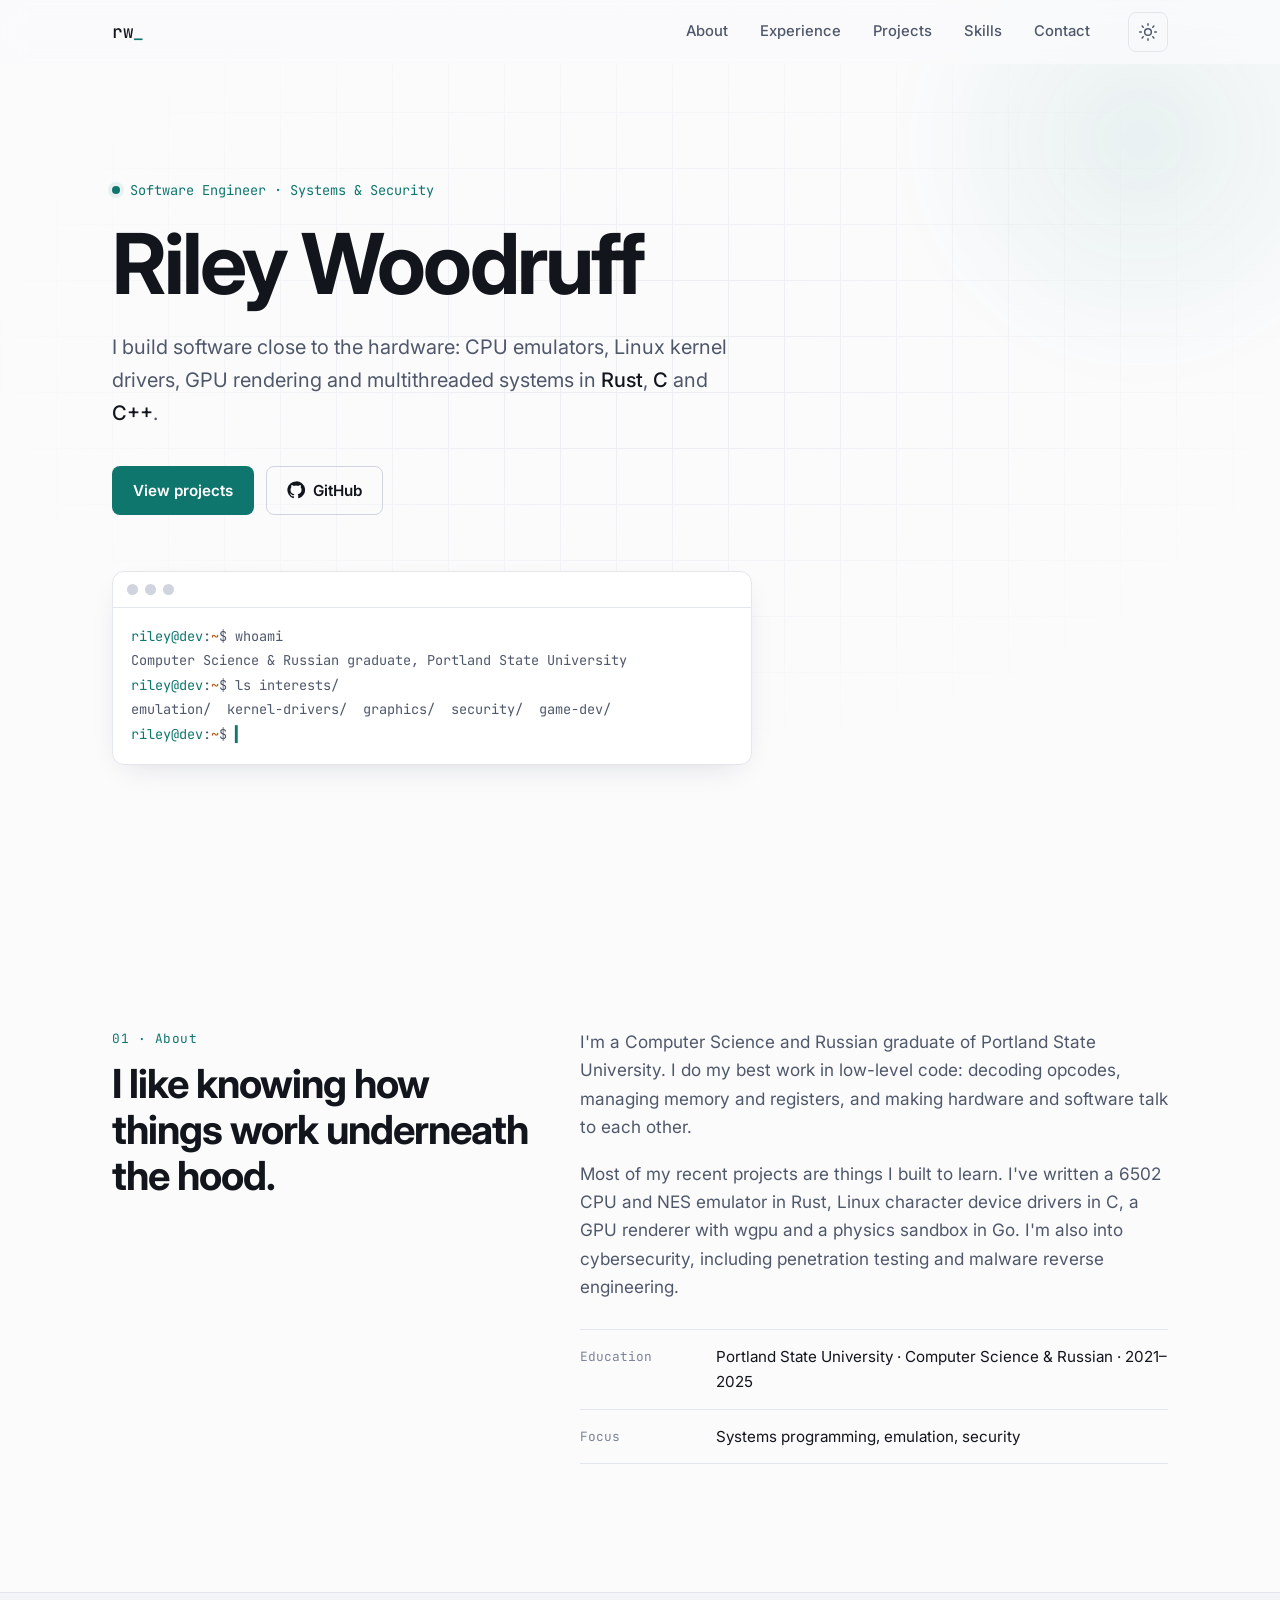
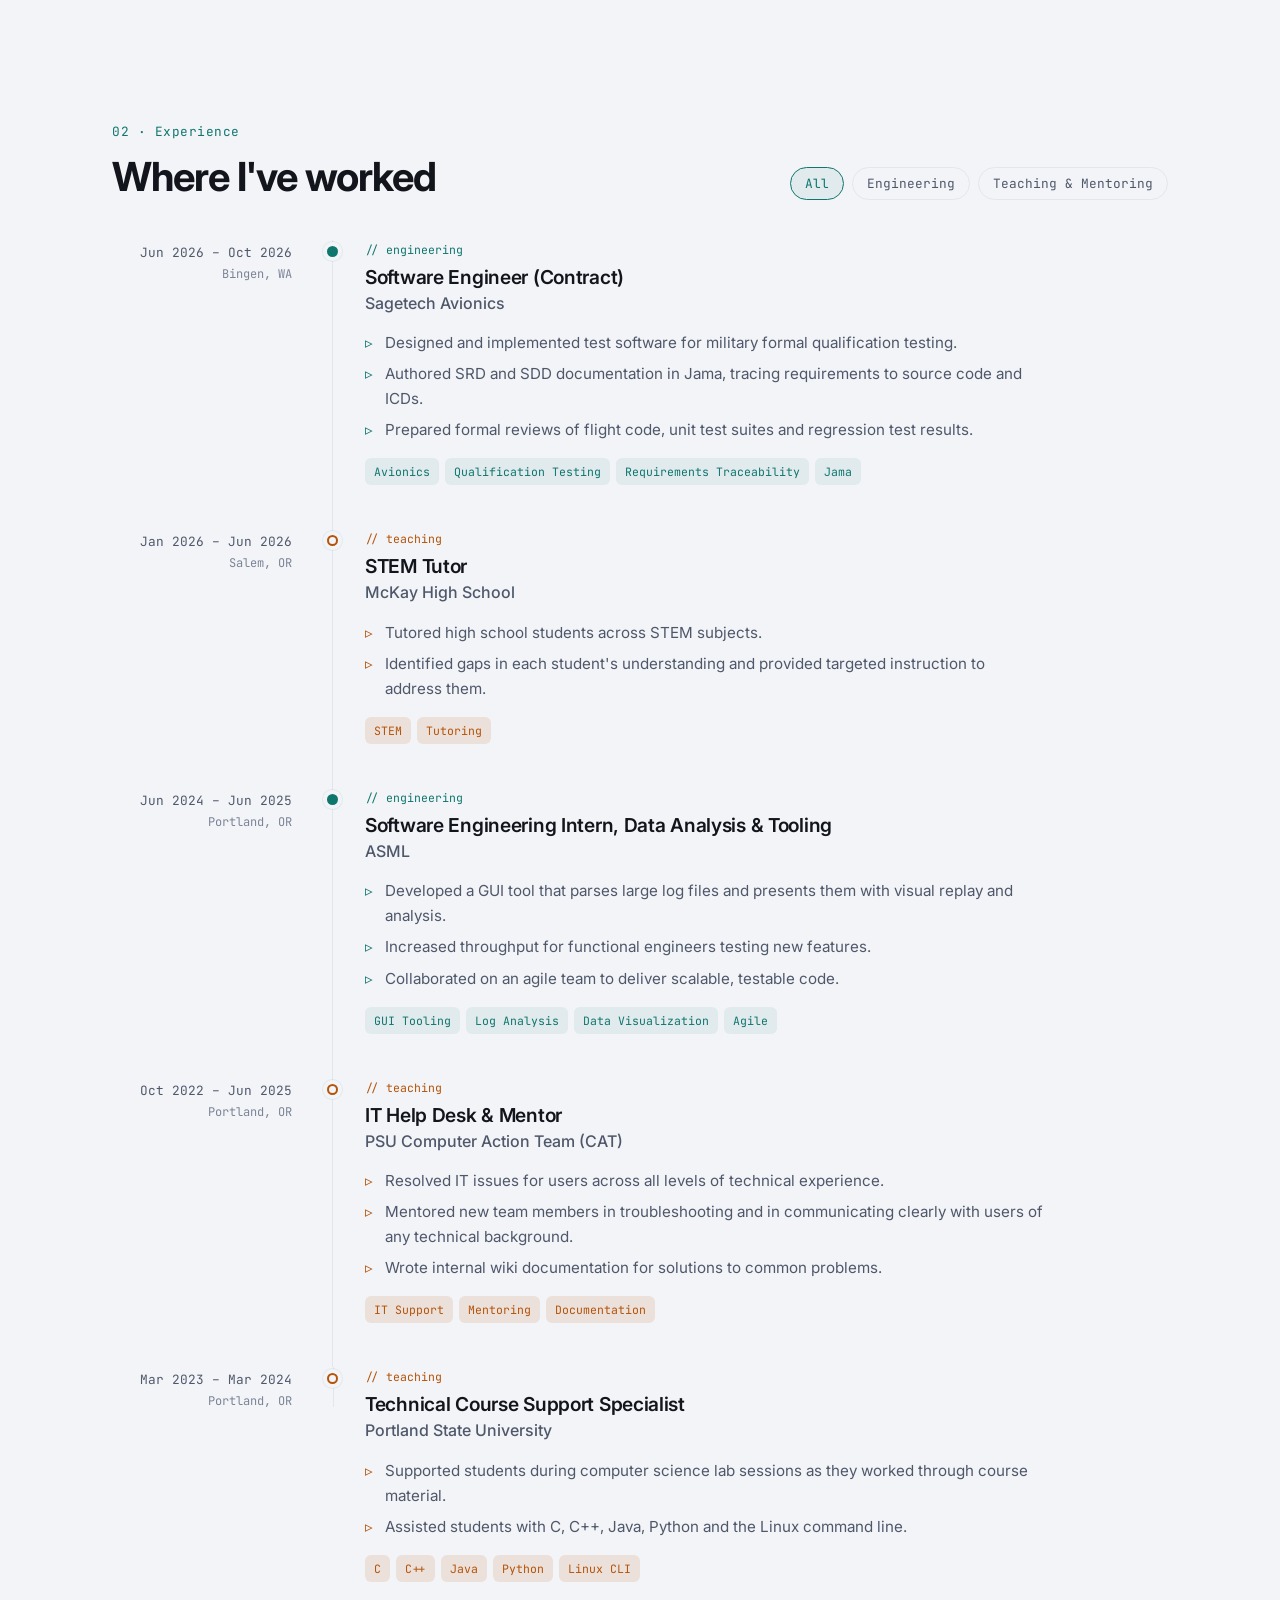
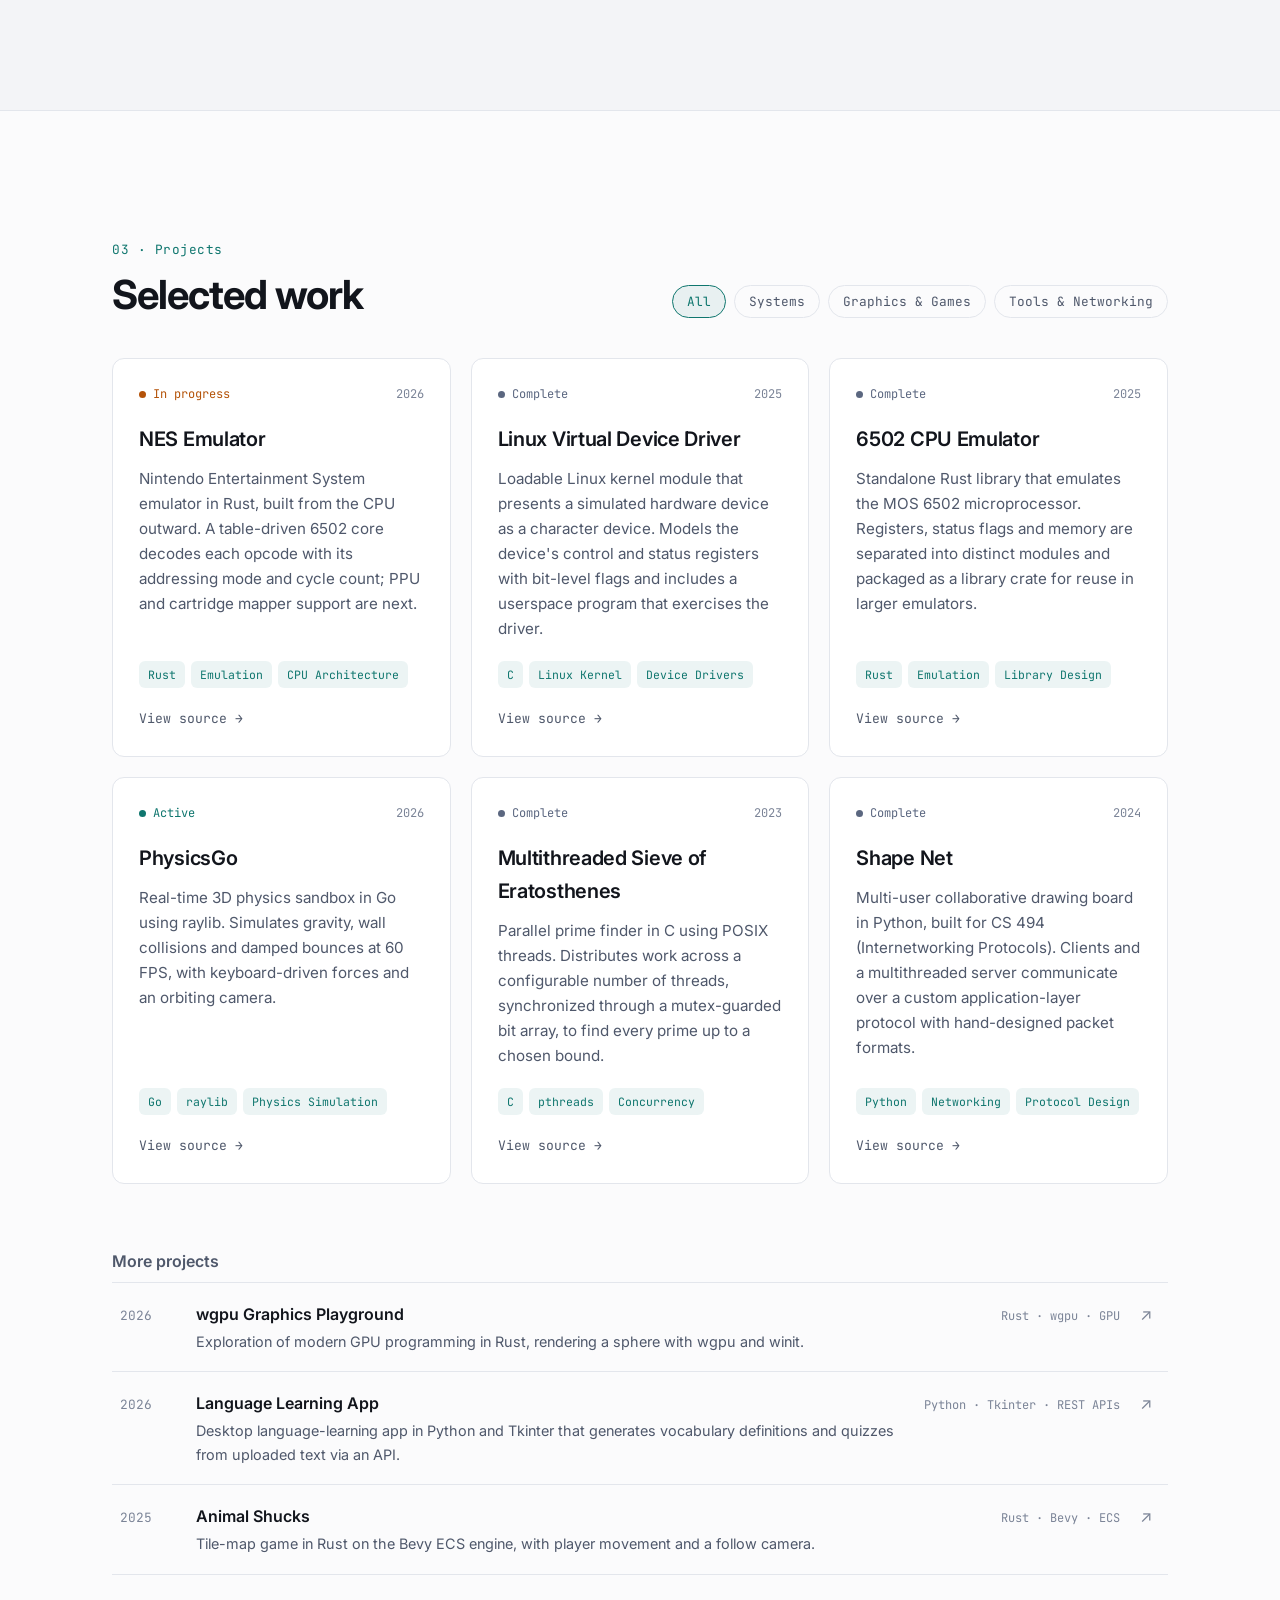
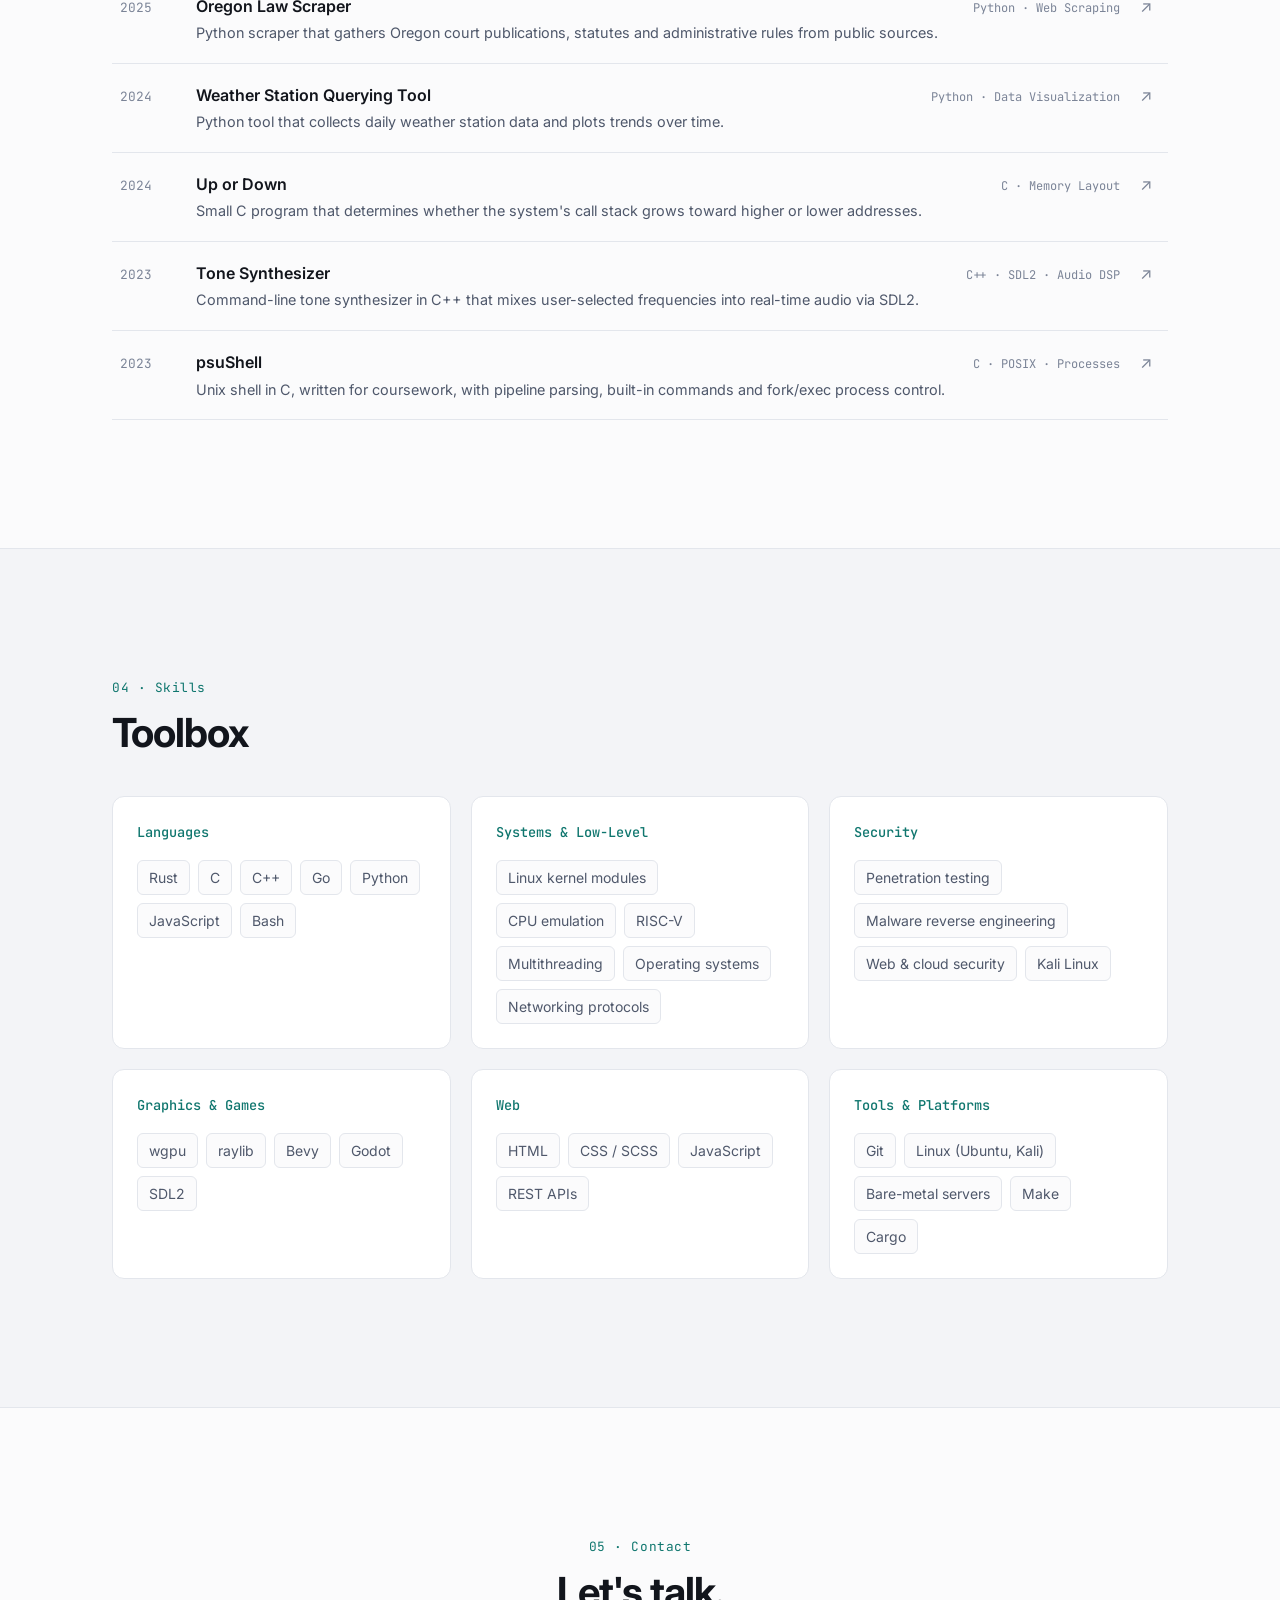
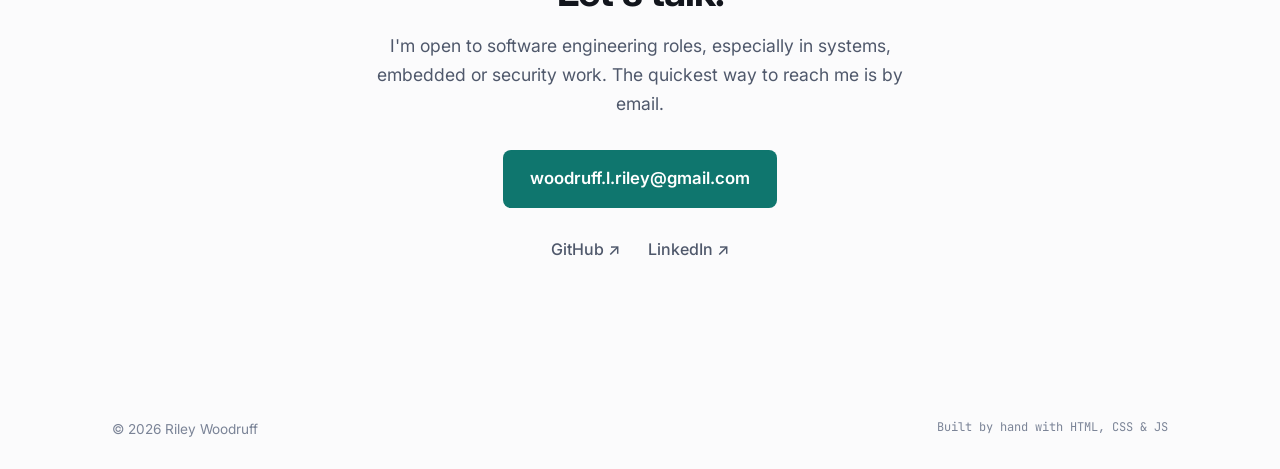
<file: index.html>
<!DOCTYPE html>
<html lang="en">
  <head>
    <meta charset="UTF-8" />
    <meta name="viewport" content="width=device-width, initial-scale=1.0" />
    <title>Riley Woodruff | Software Engineer</title>
    <meta
      name="description"
      content="Riley Woodruff is a software engineer and Portland State University Computer Science graduate who works on systems programming, emulators, Linux drivers, graphics and security."
    />
    <meta name="author" content="Riley Woodruff" />
    <meta name="theme-color" content="#0b0d12" />

    <!-- Open Graph -->
    <meta property="og:type" content="website" />
    <meta property="og:title" content="Riley Woodruff | Software Engineer" />
    <meta
      property="og:description"
      content="Systems programming, emulators, Linux drivers, graphics and security."
    />
    <meta property="og:url" content="https://woodruri.github.io/" />
    <meta property="og:image" content="https://woodruri.github.io/assets/favicon/android-chrome-512x512.png" />

    <!-- Fonts -->
    <link rel="preconnect" href="https://fonts.googleapis.com" />
    <link rel="preconnect" href="https://fonts.gstatic.com" crossorigin />
    <link
      href="https://fonts.googleapis.com/css2?family=Inter:wght@400;500;600;700&family=JetBrains+Mono:wght@400;500&display=swap"
      rel="stylesheet"
    />

    <!-- CSS -->
    <link rel="stylesheet" href="css/style.css?v=3" />

    <!-- Apply saved theme before paint to avoid a flash -->
    <script>
      try {
        var t = localStorage.getItem("theme");
        if (t) document.documentElement.setAttribute("data-theme", t);
      } catch (e) {}
    </script>

    <!-- Favicon -->
    <link rel="apple-touch-icon" sizes="180x180" href="assets/favicon/apple-touch-icon.png" />
    <link rel="icon" type="image/png" sizes="32x32" href="assets/favicon/favicon-32x32.png" />
    <link rel="icon" type="image/png" sizes="16x16" href="assets/favicon/favicon-16x16.png" />
    <link rel="manifest" href="assets/favicon/site.webmanifest" />
  </head>

  <body>
    <a class="skip-link" href="#main">Skip to content</a>

    <!-- Navigation -->
    <header class="navbar" id="navbar">
      <nav class="nav-container" aria-label="Primary">
        <a href="#home" class="logo" aria-label="Riley Woodruff, home">
          <span class="logo-mark">rw</span><span class="logo-cursor">_</span>
        </a>

        <ul class="nav-links" id="navLinks">
          <li><a href="#about" class="nav-link">About</a></li>
          <li><a href="#experience" class="nav-link">Experience</a></li>
          <li><a href="#projects" class="nav-link">Projects</a></li>
          <li><a href="#skills" class="nav-link">Skills</a></li>
          <li><a href="#contact" class="nav-link">Contact</a></li>
        </ul>

        <div class="nav-actions">
          <button class="icon-btn" id="themeToggle" type="button" aria-label="Toggle color theme">
            <svg class="icon-sun" viewBox="0 0 24 24" aria-hidden="true"><circle cx="12" cy="12" r="4"/><path d="M12 2v2M12 20v2M4.9 4.9l1.4 1.4M17.7 17.7l1.4 1.4M2 12h2M20 12h2M4.9 19.1l1.4-1.4M17.7 6.3l1.4-1.4"/></svg>
            <svg class="icon-moon" viewBox="0 0 24 24" aria-hidden="true"><path d="M21 12.8A9 9 0 1 1 11.2 3a7 7 0 0 0 9.8 9.8z"/></svg>
          </button>
          <button class="icon-btn nav-toggle" id="navToggle" type="button" aria-label="Open menu" aria-expanded="false" aria-controls="navLinks">
            <svg viewBox="0 0 24 24" aria-hidden="true"><path d="M4 7h16M4 12h16M4 17h16"/></svg>
          </button>
        </div>
      </nav>
    </header>

    <main id="main">
      <!-- Hero -->
      <section class="hero" id="home">
        <div class="container hero-inner">
          <p class="eyebrow mono">Software Engineer · Systems &amp; Security</p>
          <h1 class="hero-title">Riley Woodruff</h1>
          <p class="hero-lead">
            I build software close to the hardware: CPU emulators, Linux kernel
            drivers, GPU rendering and multithreaded systems in
            <span class="hl">Rust</span>, <span class="hl">C</span> and <span class="hl">C++</span>.
          </p>
          <div class="hero-actions">
            <a href="#projects" class="btn btn-primary">View projects</a>
            <a href="https://github.com/Woodruri" class="btn btn-ghost" target="_blank" rel="noopener noreferrer">
              <svg viewBox="0 0 24 24" aria-hidden="true" class="btn-icon"><path fill="currentColor" stroke="none" d="M12 .5a11.5 11.5 0 0 0-3.64 22.41c.58.1.79-.25.79-.56v-2c-3.2.7-3.88-1.37-3.88-1.37-.52-1.33-1.28-1.69-1.28-1.69-1.05-.71.08-.7.08-.7 1.16.08 1.77 1.19 1.77 1.19 1.03 1.77 2.7 1.26 3.36.96.1-.75.4-1.26.73-1.55-2.55-.29-5.24-1.28-5.24-5.68 0-1.26.45-2.28 1.19-3.09-.12-.29-.52-1.46.11-3.05 0 0 .97-.31 3.17 1.18a11 11 0 0 1 5.77 0c2.2-1.49 3.17-1.18 3.17-1.18.63 1.59.23 2.76.11 3.05.74.81 1.19 1.83 1.19 3.09 0 4.41-2.69 5.39-5.25 5.67.41.36.78 1.06.78 2.14v3.17c0 .31.21.67.8.56A11.5 11.5 0 0 0 12 .5z"/></svg>
              GitHub
            </a>
          </div>

          <div class="terminal" aria-hidden="true">
            <div class="terminal-bar"><span></span><span></span><span></span></div>
            <pre class="terminal-body mono"><span class="t-prompt">riley@dev</span>:<span class="t-path">~</span>$ whoami
Computer Science &amp; Russian graduate, Portland State University
<span class="t-prompt">riley@dev</span>:<span class="t-path">~</span>$ ls interests/
emulation/  kernel-drivers/  graphics/  security/  game-dev/
<span class="t-prompt">riley@dev</span>:<span class="t-path">~</span>$ <span class="t-cursor">▍</span></pre>
          </div>
        </div>
      </section>

      <!-- About -->
      <section class="section" id="about">
        <div class="container about-grid">
          <div>
            <p class="section-label mono">01 · About</p>
            <h2 class="section-title">I like knowing how things work underneath the hood.</h2>
          </div>
          <div class="about-body">
            <p>
              I'm a Computer Science and Russian graduate of Portland State University.
              I do my best work in low-level code: decoding opcodes, managing memory and
              registers, and making hardware and software talk to each other.
            </p>
            <p>
              Most of my recent projects are things I built to learn. I've written a 6502 CPU
              and NES emulator in Rust, Linux character device drivers in C, a GPU renderer
              with wgpu and a physics sandbox in Go. I'm also into cybersecurity, including
              penetration testing and malware reverse engineering.
            </p>
            <ul class="facts">
              <li><span class="mono">Education</span>Portland State University · Computer Science &amp; Russian · 2021–2025</li>
              <li><span class="mono">Focus</span>Systems programming, emulation, security</li>
            </ul>
          </div>
        </div>
      </section>

      <!-- Experience -->
      <section class="section section-alt" id="experience">
        <div class="container">
          <div class="section-head">
            <div>
              <p class="section-label mono">02 · Experience</p>
              <h2 class="section-title">Where I've worked</h2>
            </div>
            <div class="filters" role="group" aria-label="Filter experience" id="experienceFilters"></div>
          </div>
          <ol class="xp-list" id="experienceList"></ol>
        </div>
      </section>

      <!-- Projects -->
      <section class="section" id="projects">
        <div class="container">
          <div class="section-head">
            <div>
              <p class="section-label mono">03 · Projects</p>
              <h2 class="section-title">Selected work</h2>
            </div>
            <div class="filters" role="group" aria-label="Filter projects" id="projectFilters"></div>
          </div>

          <div class="projects-grid" id="featuredProjects"></div>

          <h3 class="subhead">More projects</h3>
          <ul class="project-list" id="otherProjects"></ul>
          <p class="empty-note" id="emptyNote" hidden>No projects in this category yet.</p>
        </div>
      </section>

      <!-- Skills -->
      <section class="section section-alt" id="skills">
        <div class="container">
          <p class="section-label mono">04 · Skills</p>
          <h2 class="section-title">Toolbox</h2>
          <div class="skills-grid" id="skillsGrid"></div>
        </div>
      </section>

      <!-- Contact -->
      <section class="section" id="contact">
        <div class="container contact">
          <p class="section-label mono">05 · Contact</p>
          <h2 class="section-title">Let's talk.</h2>
          <p class="contact-lead">
            I'm open to software engineering roles, especially in systems, embedded or
            security work. The quickest way to reach me is by email.
          </p>
          <a class="btn btn-primary btn-lg" href="mailto:woodruff.l.riley@gmail.com">woodruff.l.riley@gmail.com</a>
          <ul class="socials">
            <li>
              <a href="https://github.com/Woodruri" target="_blank" rel="noopener noreferrer">GitHub ↗</a>
            </li>
            <li>
              <a href="https://www.linkedin.com/in/riley-woodruff-4a9a56216/" target="_blank" rel="noopener noreferrer">LinkedIn ↗</a>
            </li>
          </ul>
        </div>
      </section>
    </main>

    <footer class="footer">
      <div class="container footer-inner">
        <p>© <span id="year"></span> Riley Woodruff</p>
        <p class="mono">Built by hand with HTML, CSS &amp; JS</p>
      </div>
    </footer>

    <script src="js/experience.js?v=2"></script>
    <script src="js/skills.js?v=2"></script>
    <script src="js/projects.js?v=2"></script>
    <script src="js/main.js?v=2"></script>
  </body>
</html>
</file>
<file: css/style.css>
/* ========================================
   Design tokens
   Dark theme is the default. Light theme applies when the OS
   prefers light (and no manual choice is saved) or when
   data-theme="light" is set.
   ======================================== */

:root {
    --bg: #0b0d12;
    --bg-alt: #10131a;
    --surface: #151922;
    --surface-hover: #1b2030;
    --border: #252b3a;
    --border-strong: #343c50;

    --text: #e6e9ef;
    --text-muted: #9aa3b5;
    --text-faint: #6b7489;

    --accent: #5eead4;
    --accent-strong: #2dd4bf;
    --accent-soft: rgba(94, 234, 212, 0.1);
    --accent-contrast: #04211d;

    --status-active: #5eead4;
    --status-progress: #fbbf24;
    --status-complete: #93a4c3;

    --shadow: 0 10px 30px -12px rgba(0, 0, 0, 0.6);

    --font-sans: "Inter", system-ui, -apple-system, "Segoe UI", Roboto, sans-serif;
    --font-mono: "JetBrains Mono", ui-monospace, SFMono-Regular, Menlo, Consolas, monospace;

    --radius: 12px;
    --radius-sm: 8px;
    --container: 1120px;
    --gutter: clamp(16px, 4vw, 32px);
    --nav-h: 64px;
    --ease: cubic-bezier(0.2, 0.7, 0.2, 1);

    color-scheme: dark;
}

@media (prefers-color-scheme: light) {
    :root:not([data-theme="dark"]) {
        --bg: #fbfbfc;
        --bg-alt: #f3f4f7;
        --surface: #ffffff;
        --surface-hover: #f7f8fa;
        --border: #e3e6ec;
        --border-strong: #cfd4de;
        --text: #12151c;
        --text-muted: #4f586b;
        --text-faint: #7b8497;
        --accent: #0f766e;
        --accent-strong: #115e59;
        --accent-soft: rgba(15, 118, 110, 0.08);
        --accent-contrast: #ffffff;
        --status-active: #0f766e;
        --status-progress: #b45309;
        --status-complete: #5b6780;
        --shadow: 0 10px 30px -14px rgba(20, 30, 50, 0.18);
        color-scheme: light;
    }
}

:root[data-theme="light"] {
    --bg: #fbfbfc;
    --bg-alt: #f3f4f7;
    --surface: #ffffff;
    --surface-hover: #f7f8fa;
    --border: #e3e6ec;
    --border-strong: #cfd4de;
    --text: #12151c;
    --text-muted: #4f586b;
    --text-faint: #7b8497;
    --accent: #0f766e;
    --accent-strong: #115e59;
    --accent-soft: rgba(15, 118, 110, 0.08);
    --accent-contrast: #ffffff;
    --status-active: #0f766e;
    --status-progress: #b45309;
    --status-complete: #5b6780;
    --shadow: 0 10px 30px -14px rgba(20, 30, 50, 0.18);
    color-scheme: light;
}

/* ========================================
   Base
   ======================================== */

*,
*::before,
*::after {
    box-sizing: border-box;
    margin: 0;
    padding: 0;
}

[hidden] {
    display: none !important;
}

html {
    scroll-behavior: smooth;
    scroll-padding-top: calc(var(--nav-h) + 16px);
    -webkit-text-size-adjust: 100%;
}

body {
    font-family: var(--font-sans);
    font-size: 16px;
    line-height: 1.65;
    color: var(--text);
    background: var(--bg);
    -webkit-font-smoothing: antialiased;
    overflow-x: hidden;
}

a {
    color: inherit;
    text-decoration: none;
}

ul {
    list-style: none;
}

svg {
    width: 20px;
    height: 20px;
    fill: none;
    stroke: currentColor;
    stroke-width: 1.8;
    stroke-linecap: round;
    stroke-linejoin: round;
}

.mono {
    font-family: var(--font-mono);
}

::selection {
    background: var(--accent);
    color: var(--accent-contrast);
}

:focus-visible {
    outline: 2px solid var(--accent);
    outline-offset: 3px;
    border-radius: 4px;
}

.skip-link {
    position: absolute;
    left: 16px;
    top: -48px;
    z-index: 2000;
    padding: 8px 14px;
    background: var(--accent);
    color: var(--accent-contrast);
    border-radius: var(--radius-sm);
    font-weight: 600;
}

.skip-link:focus {
    top: 12px;
}

.container {
    width: 100%;
    max-width: var(--container);
    margin: 0 auto;
    padding: 0 var(--gutter);
}

/* ========================================
   Navigation
   ======================================== */

.navbar {
    position: fixed;
    inset: 0 0 auto 0;
    z-index: 1000;
    height: var(--nav-h);
    background: color-mix(in srgb, var(--bg) 80%, transparent);
    backdrop-filter: saturate(160%) blur(12px);
    -webkit-backdrop-filter: saturate(160%) blur(12px);
    border-bottom: 1px solid transparent;
    transition: border-color 0.3s var(--ease);
}

.navbar.scrolled {
    border-bottom-color: var(--border);
}

.nav-container {
    max-width: var(--container);
    height: 100%;
    margin: 0 auto;
    padding: 0 var(--gutter);
    display: flex;
    align-items: center;
    justify-content: space-between;
    gap: 24px;
}

.logo {
    font-family: var(--font-mono);
    font-weight: 500;
    font-size: 1.1rem;
    letter-spacing: -0.02em;
}

.logo-cursor {
    color: var(--accent);
    animation: blink 1.1s steps(1) infinite;
}

.nav-links {
    display: flex;
    gap: 4px;
    margin-left: auto;
}

.nav-link {
    display: block;
    padding: 8px 14px;
    border-radius: var(--radius-sm);
    font-size: 0.925rem;
    font-weight: 500;
    color: var(--text-muted);
    transition: color 0.2s, background-color 0.2s;
}

.nav-link:hover {
    color: var(--text);
    background: var(--surface);
}

.nav-link.active {
    color: var(--accent);
}

.nav-actions {
    display: flex;
    align-items: center;
    gap: 4px;
}

.icon-btn {
    display: inline-grid;
    place-items: center;
    width: 40px;
    height: 40px;
    border: 1px solid var(--border);
    border-radius: var(--radius-sm);
    background: transparent;
    color: var(--text-muted);
    cursor: pointer;
    transition: color 0.2s, border-color 0.2s, background-color 0.2s;
}

.icon-btn:hover {
    color: var(--text);
    border-color: var(--border-strong);
    background: var(--surface);
}

.icon-sun { display: none; }
.icon-moon { display: block; }
:root[data-theme="light"] .icon-sun { display: block; }
:root[data-theme="light"] .icon-moon { display: none; }
@media (prefers-color-scheme: light) {
    :root:not([data-theme]) .icon-sun { display: block; }
    :root:not([data-theme]) .icon-moon { display: none; }
}

.nav-toggle {
    display: none;
}

/* ========================================
   Buttons
   ======================================== */

.btn {
    display: inline-flex;
    align-items: center;
    gap: 8px;
    padding: 11px 20px;
    border-radius: var(--radius-sm);
    font-weight: 600;
    font-size: 0.95rem;
    border: 1px solid transparent;
    transition: transform 0.2s var(--ease), background-color 0.2s, border-color 0.2s, color 0.2s;
}

.btn:hover {
    transform: translateY(-1px);
}

.btn-primary {
    background: var(--accent);
    color: var(--accent-contrast);
}

.btn-primary:hover {
    background: var(--accent-strong);
}

.btn-ghost {
    border-color: var(--border-strong);
    color: var(--text);
}

.btn-ghost:hover {
    background: var(--surface);
}

.btn-icon {
    width: 18px;
    height: 18px;
}

.btn-lg {
    padding: 14px 26px;
    font-size: 1.05rem;
}

/* ========================================
   Hero
   ======================================== */

.hero {
    position: relative;
    min-height: 100vh;
    min-height: 100svh;
    display: flex;
    align-items: center;
    padding: calc(var(--nav-h) + 48px) 0 72px;
    overflow: hidden;
}

.hero::before {
    content: "";
    position: absolute;
    inset: 0;
    background-image:
        linear-gradient(var(--border) 1px, transparent 1px),
        linear-gradient(90deg, var(--border) 1px, transparent 1px);
    background-size: 56px 56px;
    mask-image: radial-gradient(ellipse 70% 60% at 50% 40%, #000 20%, transparent 75%);
    -webkit-mask-image: radial-gradient(ellipse 70% 60% at 50% 40%, #000 20%, transparent 75%);
    opacity: 0.55;
    pointer-events: none;
}

.hero::after {
    content: "";
    position: absolute;
    width: 520px;
    height: 520px;
    top: -120px;
    right: -120px;
    background: radial-gradient(circle, var(--accent-soft), transparent 65%);
    filter: blur(20px);
    pointer-events: none;
}

.hero-inner {
    position: relative;
    z-index: 1;
}

.eyebrow {
    display: inline-flex;
    align-items: center;
    gap: 10px;
    font-size: 0.85rem;
    color: var(--accent);
    margin-bottom: 20px;
    animation: rise 0.7s var(--ease) both;
}

.eyebrow::before {
    content: "";
    width: 8px;
    height: 8px;
    border-radius: 50%;
    background: var(--accent);
    box-shadow: 0 0 0 4px var(--accent-soft);
}

.hero-title {
    font-size: clamp(2.75rem, 8vw, 5.25rem);
    font-weight: 700;
    line-height: 1.02;
    letter-spacing: -0.035em;
    margin-bottom: 24px;
    animation: rise 0.7s 0.08s var(--ease) both;
}

.hero-lead {
    max-width: 620px;
    font-size: clamp(1.05rem, 2.2vw, 1.25rem);
    color: var(--text-muted);
    margin-bottom: 36px;
    animation: rise 0.7s 0.16s var(--ease) both;
}

.hl {
    color: var(--text);
    font-weight: 500;
}

.hero-actions {
    display: flex;
    flex-wrap: wrap;
    gap: 12px;
    margin-bottom: 56px;
    animation: rise 0.7s 0.24s var(--ease) both;
}

.terminal {
    max-width: 640px;
    border: 1px solid var(--border);
    border-radius: var(--radius);
    background: var(--surface);
    box-shadow: var(--shadow);
    overflow: hidden;
    animation: rise 0.7s 0.32s var(--ease) both;
}

.terminal-bar {
    display: flex;
    gap: 7px;
    padding: 12px 14px;
    border-bottom: 1px solid var(--border);
}

.terminal-bar span {
    width: 11px;
    height: 11px;
    border-radius: 50%;
    background: var(--border-strong);
}

.terminal-body {
    padding: 16px 18px 18px;
    font-size: 0.85rem;
    line-height: 1.8;
    color: var(--text-muted);
    white-space: pre-wrap;
    word-break: break-word;
}

.t-prompt { color: var(--accent); }
.t-path { color: var(--status-progress); }
.t-cursor {
    color: var(--accent);
    animation: blink 1.1s steps(1) infinite;
}

/* ========================================
   Sections
   ======================================== */

.section {
    padding: clamp(72px, 11vw, 128px) 0;
}

.section-alt {
    background: var(--bg-alt);
    border-top: 1px solid var(--border);
    border-bottom: 1px solid var(--border);
}

.section-label {
    font-size: 0.8rem;
    color: var(--accent);
    letter-spacing: 0.04em;
    margin-bottom: 12px;
}

.section-title {
    font-size: clamp(1.75rem, 4vw, 2.5rem);
    font-weight: 700;
    letter-spacing: -0.025em;
    line-height: 1.15;
    margin-bottom: 40px;
}

.section-head {
    display: flex;
    flex-wrap: wrap;
    align-items: flex-end;
    justify-content: space-between;
    gap: 16px 32px;
    margin-bottom: 40px;
}

.section-head .section-title {
    margin-bottom: 0;
}

/* ---------- About ---------- */

.about-grid {
    display: grid;
    grid-template-columns: minmax(0, 5fr) minmax(0, 7fr);
    gap: 48px;
}

.about-grid .section-title {
    margin-bottom: 0;
}

.about-body p {
    color: var(--text-muted);
    font-size: 1.075rem;
    margin-bottom: 18px;
}

.facts {
    margin-top: 28px;
    border-top: 1px solid var(--border);
}

.facts li {
    display: grid;
    grid-template-columns: 120px 1fr;
    gap: 16px;
    padding: 14px 0;
    border-bottom: 1px solid var(--border);
    font-size: 0.95rem;
}

.facts li span {
    color: var(--text-faint);
    font-size: 0.8rem;
    padding-top: 2px;
}

/* ---------- Experience ---------- */

.xp-list {
    list-style: none;
    position: relative;
}

.xp-item {
    display: grid;
    grid-template-columns: 180px minmax(0, 1fr);
    gap: 40px;
    position: relative;
}

/* Timeline rail */
.xp-body {
    position: relative;
    padding: 0 0 44px 32px;
    border-left: 1px solid var(--border);
}

.xp-item:last-child .xp-body {
    padding-bottom: 0;
}

.xp-item:last-child .xp-body {
    border-left-color: transparent;
    background: linear-gradient(var(--border), var(--border)) left top / 1px 40px no-repeat;
}

/* Timeline node */
.xp-body::before {
    content: "";
    position: absolute;
    left: -6px;
    top: 6px;
    width: 11px;
    height: 11px;
    border-radius: 50%;
    background: var(--accent);
    box-shadow: 0 0 0 4px var(--bg-alt), 0 0 0 5px var(--accent-soft);
}

.xp-teaching .xp-body::before {
    background: var(--bg-alt);
    border: 2px solid var(--status-progress);
}

.xp-when {
    display: flex;
    flex-direction: column;
    gap: 2px;
    text-align: right;
    font-size: 0.8rem;
    color: var(--text-muted);
    padding-top: 2px;
}

.xp-loc {
    color: var(--text-faint);
    font-size: 0.75rem;
}

.xp-track {
    font-size: 0.72rem;
    color: var(--accent);
    margin-bottom: 6px;
}

.xp-teaching .xp-track {
    color: var(--status-progress);
}

.xp-role {
    font-size: 1.2rem;
    font-weight: 600;
    letter-spacing: -0.015em;
    line-height: 1.3;
}

.xp-org {
    color: var(--text-muted);
    font-weight: 500;
    margin-bottom: 14px;
}

.xp-points {
    list-style: none;
    margin-bottom: 16px;
    max-width: 680px;
}

.xp-points li {
    position: relative;
    padding-left: 20px;
    margin-bottom: 6px;
    color: var(--text-muted);
    font-size: 0.95rem;
}

.xp-points li::before {
    content: "▹";
    position: absolute;
    left: 0;
    color: var(--accent);
}

.xp-teaching .xp-points li::before {
    color: var(--status-progress);
}

.xp-teaching .tag {
    background: color-mix(in srgb, var(--status-progress) 12%, transparent);
    color: var(--status-progress);
}

.xp-list .tags {
    margin-bottom: 0;
}

/* ---------- Projects ---------- */

.filters {
    display: flex;
    flex-wrap: wrap;
    gap: 8px;
}

.filter {
    padding: 7px 14px;
    border: 1px solid var(--border);
    border-radius: 999px;
    background: transparent;
    color: var(--text-muted);
    font-size: 0.8rem;
    cursor: pointer;
    transition: all 0.2s;
}

.filter:hover {
    color: var(--text);
    border-color: var(--border-strong);
}

.filter[aria-pressed="true"] {
    background: var(--accent-soft);
    border-color: var(--accent);
    color: var(--accent);
}

.projects-grid {
    display: grid;
    grid-template-columns: repeat(auto-fill, minmax(min(100%, 320px), 1fr));
    gap: 20px;
}

.project-card {
    display: flex;
    flex-direction: column;
    padding: 26px;
    background: var(--surface);
    border: 1px solid var(--border);
    border-radius: var(--radius);
    transition: border-color 0.25s, transform 0.25s var(--ease), box-shadow 0.25s;
    position: relative;
}

.project-card:hover {
    border-color: var(--border-strong);
    transform: translateY(-3px);
    box-shadow: var(--shadow);
}

.project-meta {
    display: flex;
    justify-content: space-between;
    align-items: center;
    font-size: 0.75rem;
    color: var(--text-faint);
    margin-bottom: 18px;
}

.status {
    display: inline-flex;
    align-items: center;
    gap: 7px;
}

.status::before {
    content: "";
    width: 7px;
    height: 7px;
    border-radius: 50%;
    background: currentColor;
}

.status-active { color: var(--status-active); }
.status-in-progress { color: var(--status-progress); }
.status-complete { color: var(--status-complete); }

.project-title {
    font-size: 1.25rem;
    font-weight: 600;
    letter-spacing: -0.015em;
    margin-bottom: 10px;
}

/* Make the whole card clickable via the title link */
.project-title a::after {
    content: "";
    position: absolute;
    inset: 0;
    border-radius: var(--radius);
}

.project-desc {
    color: var(--text-muted);
    font-size: 0.95rem;
    margin-bottom: 20px;
    flex: 1;
}

.tags {
    display: flex;
    flex-wrap: wrap;
    gap: 6px;
    margin-bottom: 20px;
}

.tag {
    font-size: 0.72rem;
    padding: 4px 9px;
    border-radius: 6px;
    background: var(--accent-soft);
    color: var(--accent);
}

.project-link {
    position: relative;
    z-index: 1;
    align-self: flex-start;
    font-size: 0.82rem;
    color: var(--text-muted);
    transition: color 0.2s;
}

.project-link span {
    display: inline-block;
    transition: transform 0.2s var(--ease);
}

.project-card:hover .project-link {
    color: var(--accent);
}

.project-card:hover .project-link span {
    transform: translateX(4px);
}

.subhead {
    font-size: 1rem;
    font-weight: 600;
    color: var(--text-muted);
    margin: 64px 0 8px;
}

.project-list {
    border-top: 1px solid var(--border);
}

.project-row a {
    display: grid;
    grid-template-columns: 56px minmax(0, 1fr) auto 20px;
    align-items: baseline;
    gap: 20px;
    padding: 18px 8px;
    border-bottom: 1px solid var(--border);
    transition: background-color 0.2s;
}

.project-row a:hover {
    background: var(--surface);
}

.row-year {
    font-size: 0.8rem;
    color: var(--text-faint);
}

.row-main {
    display: flex;
    flex-direction: column;
    gap: 2px;
}

.row-title {
    font-weight: 600;
}

.row-desc {
    font-size: 0.9rem;
    color: var(--text-muted);
}

.row-tags {
    font-size: 0.75rem;
    color: var(--text-faint);
    text-align: right;
    white-space: nowrap;
}

.row-arrow {
    color: var(--text-faint);
    transition: color 0.2s, transform 0.2s var(--ease);
}

.project-row a:hover .row-arrow {
    color: var(--accent);
    transform: translate(2px, -2px);
}

.empty-note {
    color: var(--text-muted);
    padding: 24px 0;
}

/* ---------- Skills ---------- */

.skills-grid {
    display: grid;
    grid-template-columns: repeat(auto-fill, minmax(min(100%, 300px), 1fr));
    gap: 20px;
}

.skill-card {
    padding: 24px;
    border: 1px solid var(--border);
    border-radius: var(--radius);
    background: var(--surface);
}

.skill-title {
    font-size: 0.85rem;
    font-weight: 500;
    color: var(--accent);
    margin-bottom: 16px;
}

.skill-chips {
    display: flex;
    flex-wrap: wrap;
    gap: 8px;
}

.skill-chips li {
    font-size: 0.875rem;
    padding: 5px 11px;
    border: 1px solid var(--border);
    border-radius: 6px;
    color: var(--text-muted);
    background: var(--bg);
}

/* ---------- Contact ---------- */

.contact {
    text-align: center;
    max-width: 720px;
}

.contact .section-title {
    margin-bottom: 16px;
}

.contact-lead {
    color: var(--text-muted);
    font-size: 1.1rem;
    margin: 0 auto 32px;
    max-width: 560px;
}

.contact .btn-lg {
    max-width: 100%;
    overflow-wrap: anywhere;
}

.socials {
    display: flex;
    justify-content: center;
    gap: 28px;
    margin-top: 28px;
}

.socials a {
    color: var(--text-muted);
    font-weight: 500;
    transition: color 0.2s;
}

.socials a:hover {
    color: var(--accent);
}

/* ---------- Footer ---------- */

.footer {
    padding: 28px 0;
    font-size: 0.85rem;
    color: var(--text-faint);
}

.footer-inner {
    display: flex;
    flex-wrap: wrap;
    justify-content: space-between;
    gap: 8px;
}

.footer .mono {
    font-size: 0.75rem;
}

/* ========================================
   Motion
   ======================================== */

@keyframes rise {
    from { opacity: 0; transform: translateY(16px); }
    to { opacity: 1; transform: none; }
}

@keyframes blink {
    50% { opacity: 0; }
}

.reveal {
    opacity: 0;
    transform: translateY(16px);
    transition: opacity 0.6s var(--ease), transform 0.6s var(--ease);
}

.reveal.is-visible {
    opacity: 1;
    transform: none;
}

.project-card.reveal.is-visible:hover {
    transform: translateY(-3px);
}

@media (prefers-reduced-motion: reduce) {
    html { scroll-behavior: auto; }
    *, *::before, *::after {
        animation-duration: 0.01ms !important;
        animation-iteration-count: 1 !important;
        transition-duration: 0.01ms !important;
    }
}

/* ========================================
   Responsive
   ======================================== */

@media (max-width: 860px) {
    .about-grid {
        grid-template-columns: 1fr;
        gap: 24px;
    }

    .project-row a {
        grid-template-columns: 48px minmax(0, 1fr) 20px;
    }

    .row-tags {
        display: none;
    }

    .xp-item {
        grid-template-columns: 1fr;
        gap: 0;
    }

    .xp-when {
        flex-direction: row;
        flex-wrap: wrap;
        gap: 4px 12px;
        text-align: left;
        padding: 0 0 8px 32px;
        border-left: 1px solid var(--border);
    }

    .xp-body {
        padding-bottom: 40px;
    }

    .xp-item:last-child .xp-body {
        padding-bottom: 0;
    }

    .xp-body::before {
        top: -26px;
    }
}

@media (max-width: 720px) {
    .nav-toggle {
        display: inline-grid;
    }

    .nav-links {
        position: absolute;
        top: var(--nav-h);
        left: 0;
        right: 0;
        flex-direction: column;
        gap: 0;
        padding: 8px var(--gutter) 16px;
        background: var(--bg);
        border-bottom: 1px solid var(--border);
        opacity: 0;
        visibility: hidden;
        transform: translateY(-8px);
        transition: opacity 0.2s, transform 0.2s var(--ease), visibility 0.2s;
    }

    .navbar.menu-open .nav-links {
        opacity: 1;
        visibility: visible;
        transform: none;
    }

    .navbar.menu-open {
        background: var(--bg);
    }

    .nav-link {
        padding: 14px 4px;
        font-size: 1rem;
        border-radius: 0;
        border-bottom: 1px solid var(--border);
    }

    .nav-links li:last-child .nav-link {
        border-bottom: none;
    }

    .nav-link:hover {
        background: transparent;
    }

    .facts li {
        grid-template-columns: 1fr;
        gap: 2px;
    }

    .project-card {
        padding: 22px;
    }

    .row-year {
        display: none;
    }

    .project-row a {
        grid-template-columns: minmax(0, 1fr) 20px;
        padding: 16px 4px;
    }
}

/* ========================================
   Print
   ======================================== */

@media print {
    .navbar, .hero-actions, .terminal, .filters, .footer, .skip-link {
        display: none;
    }
    .hero { min-height: auto; padding: 0 0 24px; }
    .hero::before, .hero::after { display: none; }
    .reveal { opacity: 1; transform: none; }
    .project-card, .skill-card { break-inside: avoid; }
}
</file>
